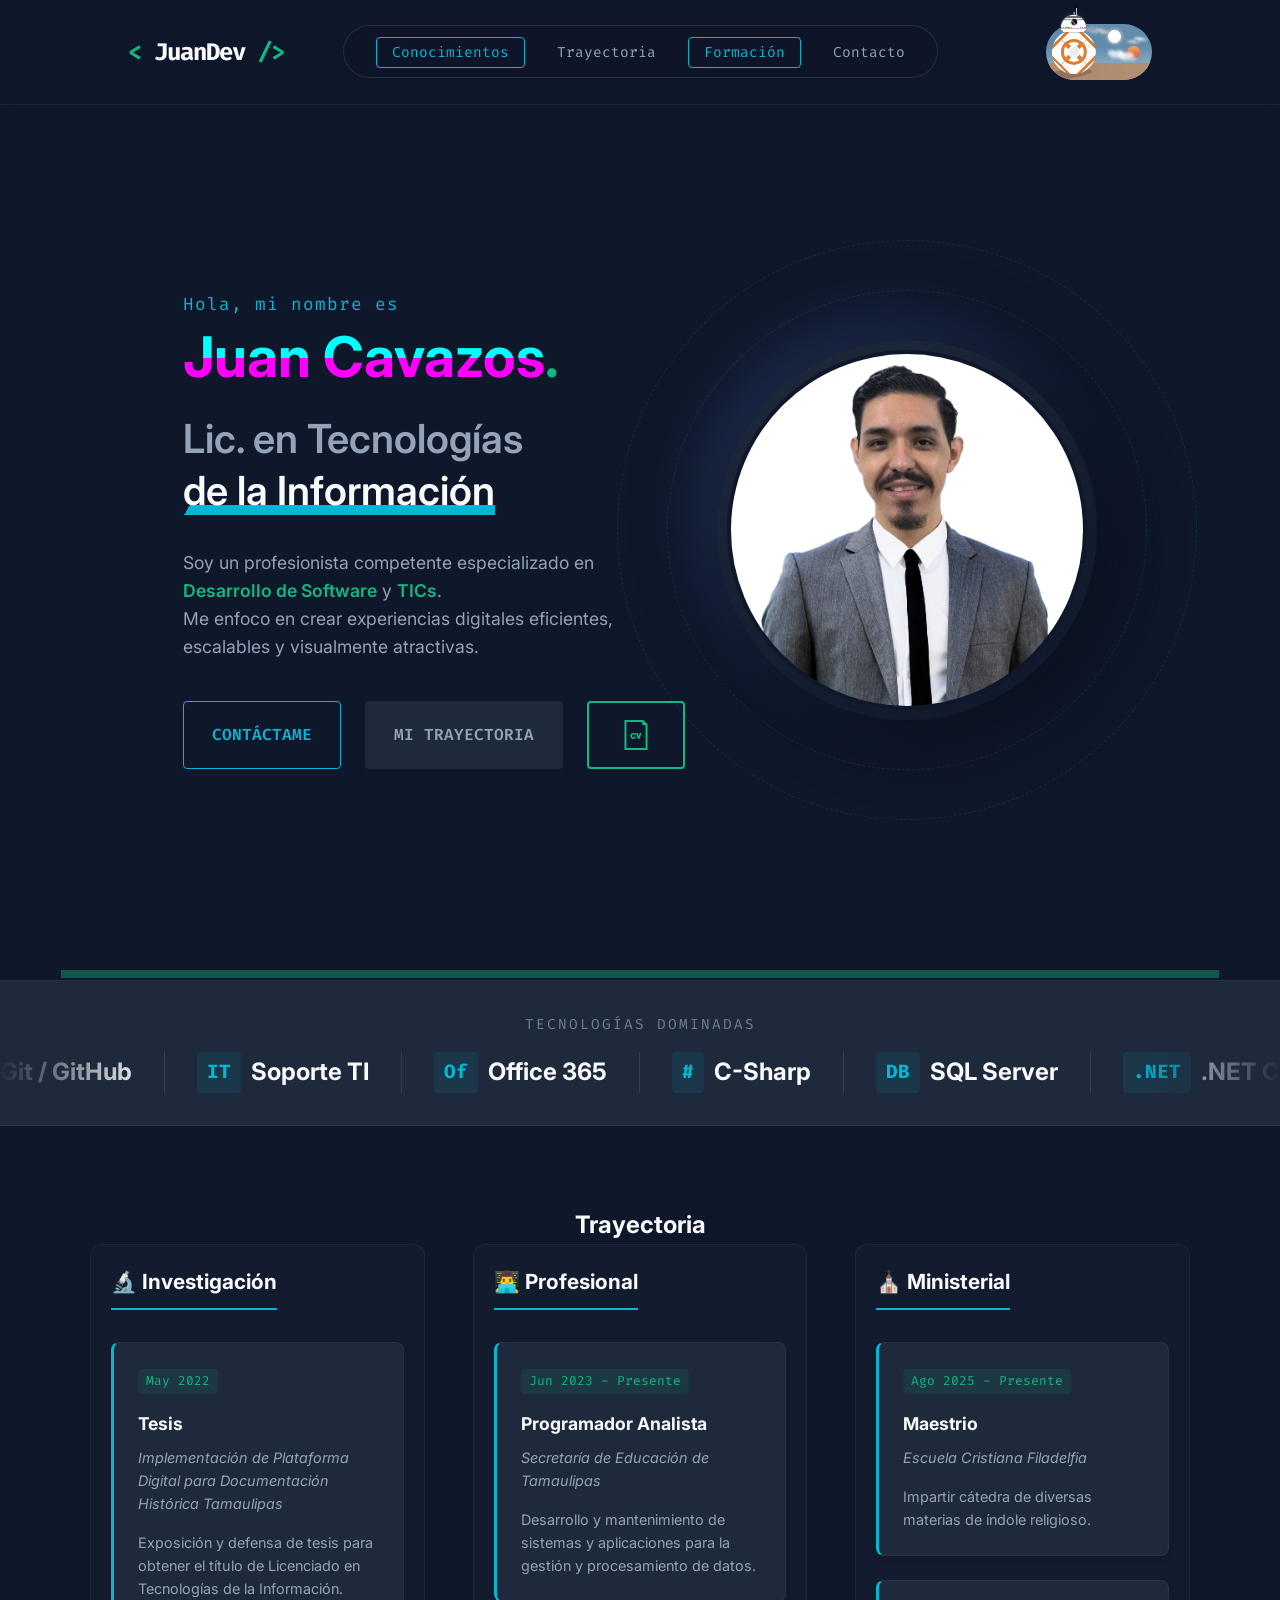
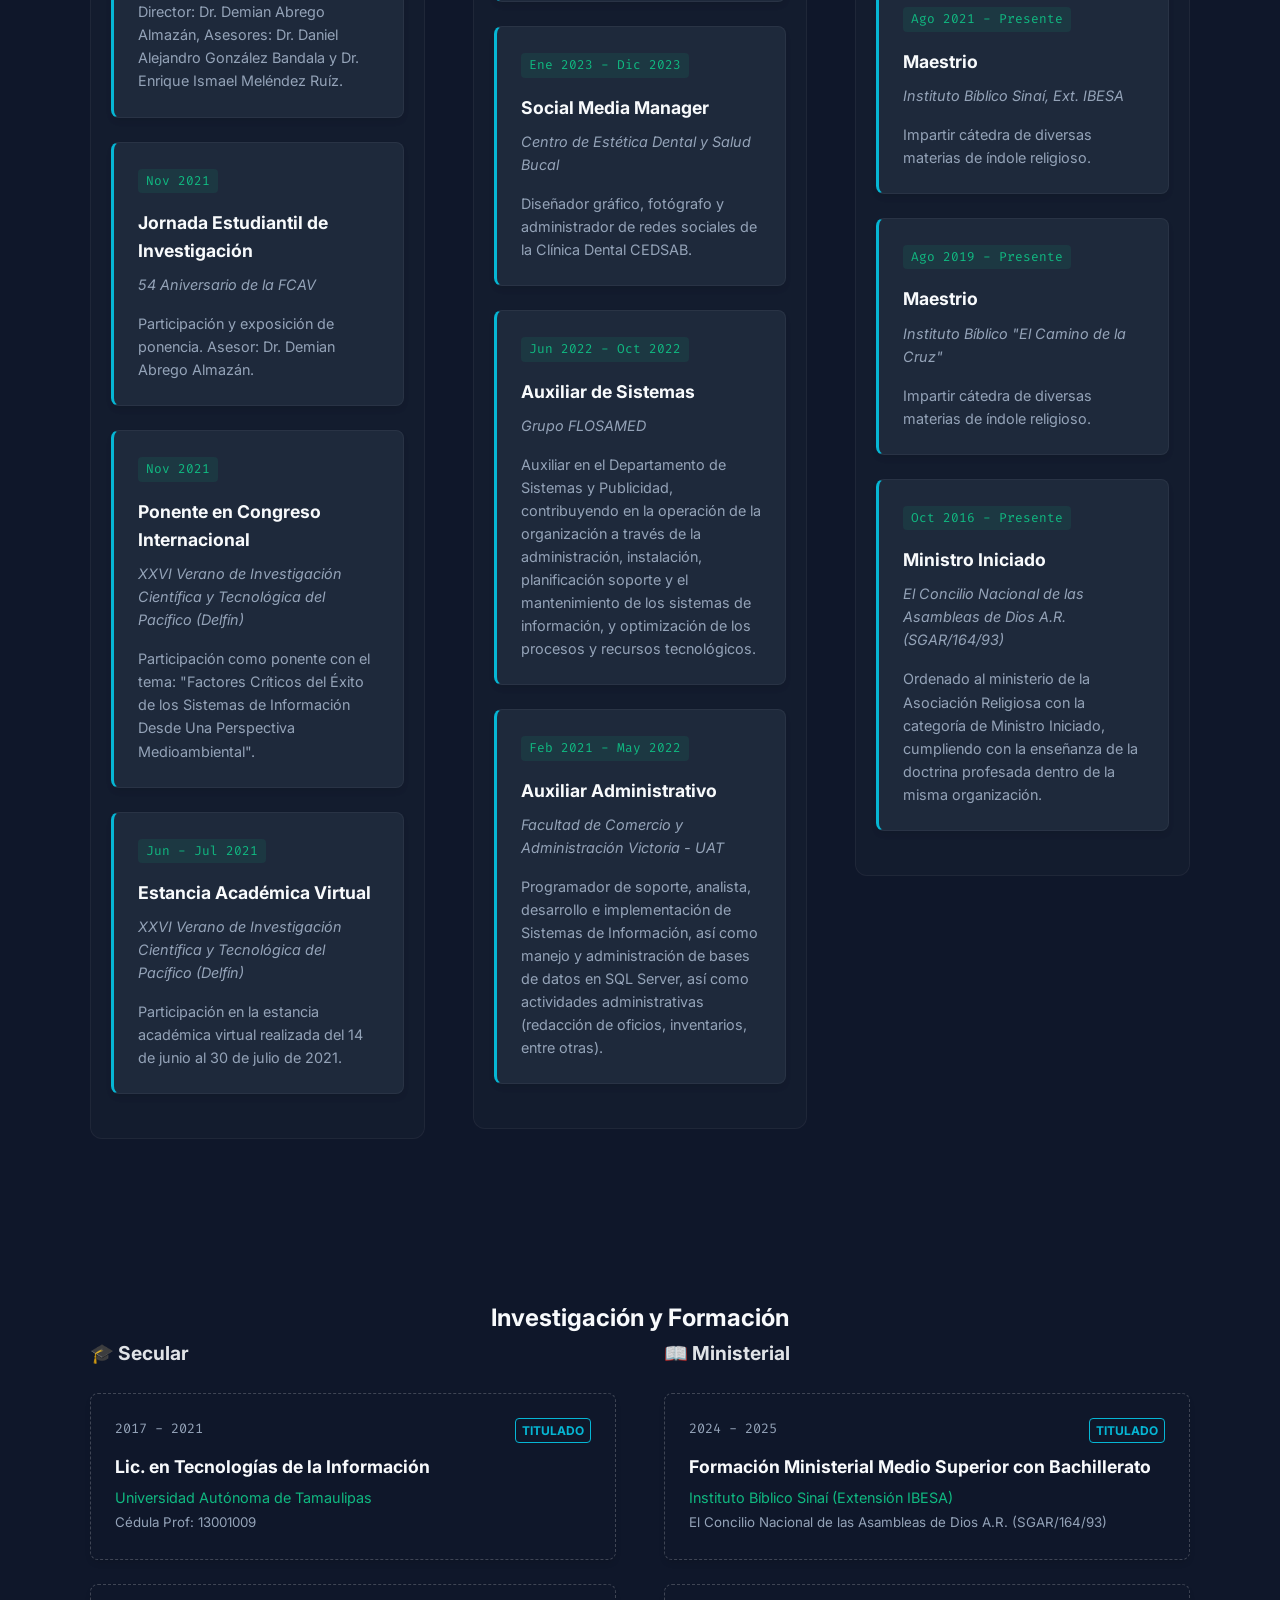
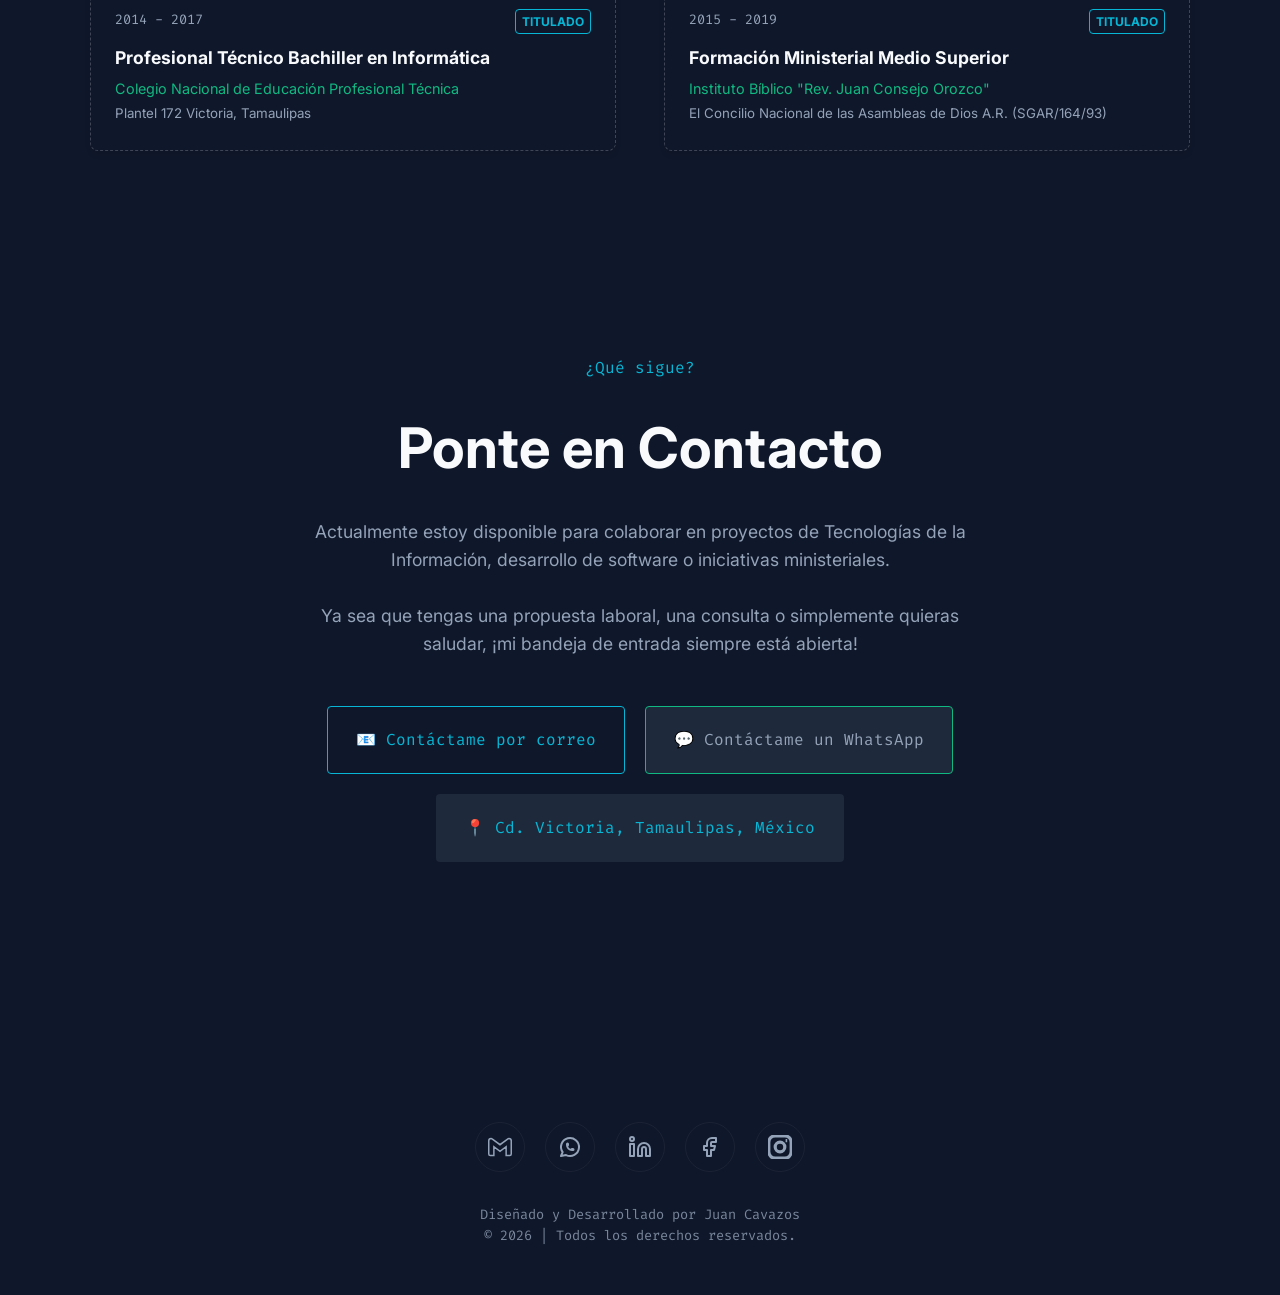
<file: index.html>
<!DOCTYPE html>
<html lang="es">
    <head>
        <meta charset="UTF-8">
        <meta name="viewport" content="width=device-width, initial-scale=1.0">
        <meta http-equiv="X-UA-Compatible" content="ie=edge">
        
        <title>L.T.I. Juan Cavazos</title>
        
        <link rel="stylesheet" href="css/style.css">

        <link rel="preconnect" href="https://fonts.googleapis.com">
        <link rel="preconnect" href="https://fonts.gstatic.com" crossorigin>
        <link href="https://fonts.googleapis.com/css2?family=Fira+Code:wght@300;400;600&family=Inter:wght@300;400;700&display=swap" rel="stylesheet">
    </head>
    <body>

        <div id="particles-background" class="background-fixed"></div>

        <main id="main-wrapper">
            
            <div id="inject-header"></div>

            <div id="inject-menu"></div>

            <section id="inject-banner"></section>

            <div id="inject-cinta"></div>

            <section id="inject-experiencia"></section>

            <section id="inject-educacion"></section>

            <section id="inject-contacto"></section>

            <footer class="site-footer">
    
                <div class="social-icons">

                    <a href="mailto:juancavazos1710@gmail.com" aria-label="Email" class="social-link">
                        <svg fill="#000000" width="24" height="24" viewBox="0 0 32 32" version="1.1" xmlns="http://www.w3.org/2000/svg">
                            <title>gmail</title>
                            <path d="M30.996 7.824v17.381c0 0 0 0 0 0.001 0 1.129-0.915 2.044-2.044 2.044-0 0-0 0-0.001 0h-4.772v-11.587l-8.179 6.136-8.179-6.136v11.588h-4.772c0 0 0 0-0 0-1.129 0-2.044-0.915-2.044-2.044 0-0 0-0.001 0-0.001v0-17.381c0-0 0-0.001 0-0.001 0-1.694 1.373-3.067 3.067-3.067 0.694 0 1.334 0.231 1.848 0.619l-0.008-0.006 10.088 7.567 10.088-7.567c0.506-0.383 1.146-0.613 1.84-0.613 1.694 0 3.067 1.373 3.067 3.067v0z"></path>
                        </svg>
                    </a>

                    <a href="https://wa.me/528341506601" target="_blank" aria-label="WhatsApp" class="social-link">
                        <svg xmlns="http://www.w3.org/2000/svg" width="24" height="24" viewBox="0 0 24 24" fill="none" stroke="currentColor" stroke-width="2" stroke-linecap="round" stroke-linejoin="round" class="icon icon-tabler icons-tabler-outline icon-tabler-brand-whatsapp"><path stroke="none" d="M0 0h24v24H0z" fill="none"/><path d="M3 21l1.65 -3.8a9 9 0 1 1 3.4 2.9l-5.05 .9" /><path d="M9 10a.5 .5 0 0 0 1 0v-1a.5 .5 0 0 0 -1 0v1a5 5 0 0 0 5 5h1a.5 .5 0 0 0 0 -1h-1a.5 .5 0 0 0 0 1" /></svg>
                    </a>

                    <a href="https://www.linkedin.com/in/juancavazos17" target="_blank" aria-label="LinkedIn" class="social-link">
                        <svg width="24px" height="24px" viewBox="0 0 24 24" xmlns="http://www.w3.org/2000/svg" fill="none" stroke="currentColor" stroke-width="2" stroke-linecap="round" stroke-linejoin="round" class="feather feather-linkedin"><path d="M16 8a6 6 0 0 1 6 6v7h-4v-7a2 2 0 0 0-2-2 2 2 0 0 0-2 2v7h-4v-7a6 6 0 0 1 6-6z"></path><rect x="2" y="9" width="4" height="12"></rect><circle cx="4" cy="4" r="2"></circle></svg>
                    </a>

                    <a href="https://www.facebook.com/JuanCavazos17" target="_blank" aria-label="Facebook" class="social-link">
                        <svg width="24" height="24" viewBox="0 0 24 24" id="facebook" data-name="Line Color" xmlns="http://www.w3.org/2000/svg" class="icon line-color">
                            <path id="primary" d="M14,7h4V3H14A5,5,0,0,0,9,8v3H6v4H9v6h4V15h3l1-4H13V8A1,1,0,0,1,14,7Z" 
                                style="fill: none; stroke: currentColor; stroke-linecap: round; stroke-linejoin: round; stroke-width: 2;">
                            </path>
                        </svg>
                    </a>

                    <a href="https://www.instagram.com/juancavazos17/" target="_blank" aria-label="Instagram" class="social-link">
                        <svg width="24" height="24" viewBox="0 0 15 15" fill="none" xmlns="http://www.w3.org/2000/svg" stroke="currentColor">
                            <path d="M11 3.5H12M4.5 0.5H10.5C12.7091 0.5 14.5 2.29086 14.5 4.5V10.5C14.5 12.7091 12.7091 14.5 10.5 14.5H4.5C2.29086 14.5 0.5 12.7091 0.5 10.5V4.5C0.5 2.29086 2.29086 0.5 4.5 0.5ZM7.5 10.5C5.84315 10.5 4.5 9.15685 4.5 7.5C4.5 5.84315 5.84315 4.5 7.5 4.5C9.15685 4.5 10.5 5.84315 10.5 7.5C10.5 9.15685 9.15685 10.5 7.5 10.5Z" />
                        </svg>
                    </a>
                    
                </div>

                <div class="footer-credits">
                    <p>Diseñado y Desarrollado por Juan Cavazos</p>
                    <p class="copyright">
                        &copy; <span id="year-placeholder">2026</span> | Todos los derechos reservados.
                    </p>
                </div>
            </footer>

        </main>

        <script src="js/loader.js"></script>
        <script src="js/main.js"></script>

    </body>
</html>
</file>
<file: css/style.css>
/* =========================================
   VARIABLES Y TEMA (Colores Dinámicos)
   ========================================= */
:root {
    /* --- TEMA OSCURO (Por defecto) --- */
    --bg-color: #0f172a;        /* Azul noche profundo */
    --bg-secondary: #1e293b;    /* Azul grisáceo para tarjetas */
    --text-primary: #f8fafc;    /* Blanco casi puro */
    --text-secondary: #94a3b8;  /* Gris claro para textos secundarios */
    --accent-color: #06b6d4;    /* Cian eléctrico */
    --code-color: #10b981;      /* Verde esmeralda */
    
    /* Variables para degradados y sombras */
    --circle-bg: linear-gradient(145deg, #1e293b, #0f172a);
    --circle-shadow-light: #1e2d4d;
    --circle-shadow-dark: #0b111f;
    --card-border: rgba(255, 255, 255, 0.05); /* Borde sutil oscuro */

    /* Tipografías */
    --font-main: 'Inter', sans-serif;
    --font-code: 'Fira Code', monospace;
}

/* RESET BÁSICO */
* {
    margin: 0;
    padding: 0;
    box-sizing: border-box;
}

body {
    background-color: var(--bg-color);
    color: var(--text-primary);
    font-family: var(--font-main);
    overflow-x: hidden; /* Evita scroll horizontal indeseado */
    line-height: 1.6;
}

/* CONFIGURACIÓN DEL FONDO (Preparación para Parallax) */
.background-fixed {
    position: fixed;
    top: 0;
    left: 0;
    width: 100%;
    height: 100vh;
    z-index: -1; /* Se mantiene detrás de todo */
    /* AQUÍ ESTÁ EL CAMBIO: Usamos las variables en lugar de colores fijos */
    background: radial-gradient(circle at center, var(--gradient-inner) 0%, var(--gradient-outer) 100%);
    transition: background 0.5s ease; /* Suaviza el cambio de color */
}

/* ESTILOS DE UTILIDAD */
a {
    text-decoration: none;
    color: var(--accent-color);
    transition: 0.3s;
}

ul {
    list-style: none;
}

/* =========================================
   HEADER STYLES
   ========================================= */
.site-header {
    position: fixed;
    top: 0;
    width: 100%;
    padding: 1.5rem 10%;
    display: flex;
    justify-content: space-between;
    align-items: center;
    z-index: 1000;
    transition: 0.4s;
    /* Efecto cristal (Glassmorphism) */
    backdrop-filter: blur(10px);
    background: rgba(15, 23, 42, 0.7); 
    border-bottom: 1px solid rgba(255, 255, 255, 0.05);
}

.logo-container a {
    font-family: var(--font-code);
    font-size: 1.5rem;
    font-weight: 700;
    color: var(--text-primary);
    text-decoration: none;
    letter-spacing: -1px;
}

.tag-symbol {
    color: var(--code-color); /* Verde esmeralda */
}

/* =========================================
   BANNER / HERO SECTION
   ========================================= */
.hero-section {
    min-height: 100vh;
    padding: 0 10%; /* Espacio lateral */
    display: flex;
    align-items: center;
    justify-content: space-between;
    gap: 2rem;
    /*padding-top: 50px; /* Para que no pegue con el header */
    position: relative;
    overflow: hidden; /* Evita que las órbitas se salgan */
}

/* --- COLUMNA DE TEXTO --- */
.hero-content {
    max-width: 650px;
    z-index: 2;
}

.greeting {
    font-family: var(--font-code);
    color: var(--accent-color);
    font-size: 1.1rem;
    margin-bottom: 0.5rem;
    letter-spacing: 1px;
}

/* --- EFECTO GLITCH (Cyberpunk) --- */
.glitch-text {
    font-size: 4rem;
    font-weight: 700;
    line-height: 1.1;
    color: var(--text-primary);
    position: relative;
    display: inline-block;
}

/* El punto final con color */
.dot {
    color: var(--code-color);
    position: relative; /* Necesario para que el z-index funcione */
    z-index: 5;         /* Mayor que el z-index 2 del glitch cian */
}

/* --- CONFIGURACIÓN DE LAS CAPAS (Cian y Magenta) --- */
.glitch-text::before,
.glitch-text::after {
    content: attr(data-text);
    position: absolute;
    top: 0;
    left: 0;
    width: 100%;
    height: 100%;
    opacity: 1; /* Opacidad al 100% para que se vea bien */
    
    /* TRUCO CLAVE: El fondo debe ser igual al de la página para tapar el texto blanco de atrás */
    background: var(--bg-color); 
}

/* --- CAPA 1: CIAN (Mitad Superior) --- */
.glitch-text::before {
    color: #0ff; /* Cian */
    z-index: 2;  /* Al frente de todo */
    
    /* Recorta la mitad de arriba (0% a 50%) */
    clip-path: polygon(0 0, 100% 0, 100% 50%, 0 50%);
    
    /* Animación más rápida */
    animation: glitch-anim-cyan 2.5s infinite linear alternate-reverse;
}

/* --- CAPA 2: MAGENTA (Mitad Inferior) --- */
.glitch-text::after {
    color: #f0f; /* Magenta */
    z-index: 1;  /* Justo detrás del cian */
    
    /* Recorta la mitad de abajo (50% a 100%) */
    clip-path: polygon(0 50%, 100% 50%, 100% 100%, 0 100%);
    
    /* Animación con ritmo diferente */
    animation: glitch-anim-magenta 3s infinite linear alternate-reverse;
}

.hero-content h1 {
    font-size: 3.5rem;
    line-height: 1.1;
    margin-bottom: 0.5rem;
    font-weight: 700;
    color: var(--text-primary);
}

/* --- SUBTÍTULOS Y DESCRIPCIÓN --- */
.hero-subtitle {
    font-size: 2rem;
    color: var(--text-secondary);
    margin: 1rem 0;
    font-weight: 600;
    line-height: 1.3;
}

.hero-subtitle .highlight {
    color: var(--text-primary);
    background: linear-gradient(120deg, transparent 0%, transparent 6px, var(--accent-color) 6px, var(--accent-color) 100%);
    background-size: 100% 10px;
    background-repeat: no-repeat;
    background-position: bottom;
}

/* Subrayado creativo para el rol */
.hero-subtitle .highlight::after {
    content: '';
    position: absolute;
    width: 100%;
    height: 8px;
    background: var(--code-color);
    bottom: 2px;
    left: 0;
    z-index: -1;
    opacity: 0.4;
}

.hero-description {
    font-size: 1.1rem;
    color: var(--text-secondary);
    margin-bottom: 2.5rem;
    max-width: 500px;
    line-height: 1.7;
}

/* --- BOTONES --- */
.hero-buttons {
    display: flex;
    gap: 1.5rem;
}

.btn {
    padding: 0.9rem 2rem;
    border-radius: 4px;
    font-weight: 600;
    font-family: var(--font-code);
    text-transform: uppercase;
    font-size: 0.9rem;
    transition: all 0.3s ease;
    text-decoration: none;
    position: relative;
    overflow: hidden;
}

/* Botón Primario (Relleno sutil) */
.btn-primary {
    border: 1px solid var(--accent-color);
    color: var(--accent-color);
    background: rgba(6, 182, 212, 0.05);
}

.btn-primary:hover {
    background: var(--accent-color);
    color: #fff; /* Texto oscuro al hacer hover */
    box-shadow: 0 0 20px rgba(6, 182, 212, 0.6);
}

/* Botón Outline */
.btn-outline {
    border: 1px solid var(--text-secondary);
    color: var(--text-primary);
}

.btn-outline:hover {
    border-color: var(--text-secondary);
    background: var(--text-primary);
    color: #000; /* Inversión de color inteligente */
    transform: translateY(-2px);
}

/* --- ÁREA VISUAL (Foto y Órbitas) --- */
.hero-visual {
    position: relative;
    /* Ajustamos para que no se encime */
    flex-shrink: 0; 
}

.code-circle {
    position: relative;
    width: 380px;
    height: 380px;
    border-radius: 50%;
    background: var(--circle-bg); 
    box-shadow:  20px 20px 60px var(--circle-shadow-dark), 
                 -20px -20px 60px var(--circle-shadow-light);
    display: flex;
    justify-content: center;
    align-items: center;
    /* Animación opcional de pulso */
    animation: pulseCircle 5s infinite alternate;
}

.profile-img {
    width: 360px;
    height: 360px;
    border-radius: 50%;
    object-fit: cover;
    border: 4px solid var(--bg-color);
    position: relative;
    z-index: 5;
    
    /* CAMBIO IMPORTANTE: */
    /* Eliminamos 'filter: grayscale(...)' o 'sepia(...)' */
    filter: none; 
    
    /* Mantenemos la transición solo para efectos de movimiento */
    transition: transform 0.3s ease;
    
    /* Tu animación de flotación */
    animation: floatImage 6s ease-in-out infinite;
}

.code-circle:hover .profile-img {
    transform: scale(1.02);
}

/* Anillos decorativos animados (Orbitas) */
.orbit-circle {
    position: absolute;
    border-radius: 50%;
    border: 1px dashed rgba(6, 182, 212, 0.2);
    top: 50%;
    left: 50%;
    transform: translate(-50%, -50%);
    pointer-events: none;
}

.ring-1 {
    width: 480px;
    height: 480px;
    border-color: rgba(16, 185, 129, 0.15); /* Verde suave */
    animation: spin 30s linear infinite;
}

.ring-2 {
    width: 580px;
    height: 580px;
    border-color: rgba(6, 182, 212, 0.15); /* Cian suave */
    animation: spin 45s linear infinite reverse;
}

/* Animación de rotación */
@keyframes spin {
    from { transform: translate(-50%, -50%) rotate(0deg); }
    to { transform: translate(-50%, -50%) rotate(360deg); }
}

/* Animaciones del Glitch */
@keyframes glitch-anim-cyan {
    0% { transform: translate(0); }
    20% { transform: translate(-2px, 2px); }
    40% { transform: translate(-2px, -2px); }
    60% { transform: translate(2px, 2px); }
    80% { transform: translate(2px, -2px); }
    100% { transform: translate(0); }
}

@keyframes glitch-anim-magenta {
    0% { transform: translate(0); }
    20% { transform: translate(2px, -2px); }
    40% { transform: translate(2px, 2px); }
    60% { transform: translate(-2px, -2px); }
    80% { transform: translate(-2px, 2px); }
    100% { transform: translate(0); }
}

@keyframes fadeIn {
    from { opacity: 0; transform: translateY(20px); }
    to { opacity: 1; transform: translateY(0); }
}

/* =========================================
   TEMA CLARO (LIGHT MODE)
   ========================================= */
/* --- TEMA CLARO (Se activa con JS) --- */
body.light-mode {
    --bg-color: #ffffff;        /* Blanco puro */
    --bg-secondary: #f1f5f9;    /* Gris muy suave */
    --text-primary: #0f172a;    /* Azul muy oscuro (para contraste) */
    --text-secondary: #475569;  /* Gris medio */
    --accent-color: #0891b2;    /* Cian un poco más oscuro para legibilidad */
    --code-color: #059669;      /* Verde más oscuro */
    
    /* Ajustes visuales para modo claro */
    --circle-bg: linear-gradient(145deg, #ffffff, #e2e8f0);
    --circle-shadow-light: #ffffff;
    --circle-shadow-dark: #cbd5e1;
    --card-border: rgba(0, 0, 0, 0.05); /* Borde sutil claro */
}

/* Ajuste específico para el header en modo claro */
body.light-mode .site-header {
    background: rgba(255, 255, 255, 0.85);
    border-bottom: 1px solid rgba(0, 0, 0, 0.05);
}

/* Ajuste para el borde de la foto en modo claro */
body.light-mode .profile-img {
    border-color: #cbd5e1;
}

/* =========================================
   ESTILOS DEL TOGGLE BB-8 (Integración)
   ========================================= */
/* Contenedor para alinear el toggle a la derecha */
.header-actions {
    display: flex;
    align-items: center;
    gap: 20px;
}

.bb8-toggle {
    --toggle-size: 10px; 
    --toggle-width: 10.625em;
    --toggle-height: 5.625em;
    --toggle-offset: calc((var(--toggle-height) - var(--bb8-diameter)) / 2);
    --toggle-bg: linear-gradient(#2c4770, #070e2b 35%, #628cac 50% 70%, #a6c5d4) no-repeat;
    --bb8-diameter: 4.375em;
    --radius: 99em;
    --transition: 0.4s;
    --accent: #de7d2f;
    --bb8-bg: #fff;
    
    cursor: pointer;
    font-size: var(--toggle-size); /* El tamaño depende de la fuente */
    margin-left: 1rem; /* Separación del menú */
    margin-top: var(--margin-top-for-head);
}

.bb8-toggle,
.bb8-toggle *,
.bb8-toggle *::before,
.bb8-toggle *::after {
  -webkit-box-sizing: border-box;
  box-sizing: border-box;
}


.bb8-toggle__checkbox {
  -webkit-appearance: none;
  -moz-appearance: none;
  appearance: none;
  display: none;
}

.bb8-toggle__container {
  width: var(--toggle-width);
  height: var(--toggle-height);
  background: var(--toggle-bg);
  background-size: 100% 11.25em;
  background-position-y: -5.625em;
  border-radius: var(--radius);
  position: relative;
  -webkit-transition: var(--transition);
  -o-transition: var(--transition);
  transition: var(--transition);
}

.bb8 {
  display: -webkit-box;
  display: -ms-flexbox;
  display: flex;
  -webkit-box-orient: vertical;
  -webkit-box-direction: normal;
  -ms-flex-direction: column;
  flex-direction: column;
  -webkit-box-align: center;
  -ms-flex-align: center;
  align-items: center;
  position: absolute;
  top: calc(var(--toggle-offset) - 1.688em + 0.188em);
  left: var(--toggle-offset);
  -webkit-transition: var(--transition);
  -o-transition: var(--transition);
  transition: var(--transition);
  z-index: 2;
}

.bb8__head-container {
  position: relative;
  -webkit-transition: var(--transition);
  -o-transition: var(--transition);
  transition: var(--transition);
  z-index: 2;
  -webkit-transform-origin: 1.25em 3.75em;
  -ms-transform-origin: 1.25em 3.75em;
  transform-origin: 1.25em 3.75em;
}

.bb8__head {
  overflow: hidden;
  margin-bottom: -0.188em;
  width: 2.5em;
  height: 1.688em;
  background: -o-linear-gradient(
      transparent 0.063em,
      dimgray 0.063em 0.313em,
      transparent 0.313em 0.375em,
      var(--accent) 0.375em 0.5em,
      transparent 0.5em 1.313em,
      silver 1.313em 1.438em,
      transparent 1.438em
    ),
    -o-linear-gradient(45deg, transparent 0.188em, var(--bb8-bg) 0.188em 1.25em, transparent
          1.25em),
    -o-linear-gradient(135deg, transparent 0.188em, var(--bb8-bg) 0.188em 1.25em, transparent
          1.25em),
    -o-linear-gradient(var(--bb8-bg) 1.25em, transparent 1.25em);
  background: -o-linear-gradient(
      transparent 0.063em,
      dimgray 0.063em 0.313em,
      transparent 0.313em 0.375em,
      var(--accent) 0.375em 0.5em,
      transparent 0.5em 1.313em,
      silver 1.313em 1.438em,
      transparent 1.438em
    ),
    -o-linear-gradient(45deg, transparent 0.188em, var(--bb8-bg) 0.188em 1.25em, transparent
          1.25em),
    -o-linear-gradient(135deg, transparent 0.188em, var(--bb8-bg) 0.188em 1.25em, transparent
          1.25em),
    -o-linear-gradient(var(--bb8-bg) 1.25em, transparent 1.25em);
  background: -o-linear-gradient(
      transparent 0.063em,
      dimgray 0.063em 0.313em,
      transparent 0.313em 0.375em,
      var(--accent) 0.375em 0.5em,
      transparent 0.5em 1.313em,
      silver 1.313em 1.438em,
      transparent 1.438em
    ),
    -o-linear-gradient(45deg, transparent 0.188em, var(--bb8-bg) 0.188em 1.25em, transparent
          1.25em),
    -o-linear-gradient(135deg, transparent 0.188em, var(--bb8-bg) 0.188em 1.25em, transparent
          1.25em),
    -o-linear-gradient(var(--bb8-bg) 1.25em, transparent 1.25em);
  background: -o-linear-gradient(
      transparent 0.063em,
      dimgray 0.063em 0.313em,
      transparent 0.313em 0.375em,
      var(--accent) 0.375em 0.5em,
      transparent 0.5em 1.313em,
      silver 1.313em 1.438em,
      transparent 1.438em
    ),
    -o-linear-gradient(45deg, transparent 0.188em, var(--bb8-bg) 0.188em 1.25em, transparent
          1.25em),
    -o-linear-gradient(135deg, transparent 0.188em, var(--bb8-bg) 0.188em 1.25em, transparent
          1.25em),
    -o-linear-gradient(var(--bb8-bg) 1.25em, transparent 1.25em);
  background: linear-gradient(
      transparent 0.063em,
      dimgray 0.063em 0.313em,
      transparent 0.313em 0.375em,
      var(--accent) 0.375em 0.5em,
      transparent 0.5em 1.313em,
      silver 1.313em 1.438em,
      transparent 1.438em
    ),
    linear-gradient(
      45deg,
      transparent 0.188em,
      var(--bb8-bg) 0.188em 1.25em,
      transparent 1.25em
    ),
    linear-gradient(
      -45deg,
      transparent 0.188em,
      var(--bb8-bg) 0.188em 1.25em,
      transparent 1.25em
    ),
    linear-gradient(var(--bb8-bg) 1.25em, transparent 1.25em);
  border-radius: var(--radius) var(--radius) 0 0;
  position: relative;
  z-index: 1;
  -webkit-filter: drop-shadow(0 0.063em 0.125em gray);
  filter: drop-shadow(0 0.063em 0.125em gray);
}

.bb8__head::before {
  content: "";
  position: absolute;
  width: 0.563em;
  height: 0.563em;
  background: -o-radial-gradient(
      0.25em 0.375em,
      0.125em circle,
      red,
      transparent
    ),
    -o-radial-gradient(0.375em 0.188em, 0.063em circle, var(--bb8-bg) 50%, transparent
          100%),
    -o-linear-gradient(45deg, #000 0.188em, dimgray 0.313em 0.375em, #000 0.5em);
  background: -o-radial-gradient(
      0.25em 0.375em,
      0.125em circle,
      red,
      transparent
    ),
    -o-radial-gradient(0.375em 0.188em, 0.063em circle, var(--bb8-bg) 50%, transparent
          100%),
    -o-linear-gradient(45deg, #000 0.188em, dimgray 0.313em 0.375em, #000 0.5em);
  background: -o-radial-gradient(
      0.25em 0.375em,
      0.125em circle,
      red,
      transparent
    ),
    -o-radial-gradient(0.375em 0.188em, 0.063em circle, var(--bb8-bg) 50%, transparent
          100%),
    -o-linear-gradient(45deg, #000 0.188em, dimgray 0.313em 0.375em, #000 0.5em);
  background: -o-radial-gradient(
      0.25em 0.375em,
      0.125em circle,
      red,
      transparent
    ),
    -o-radial-gradient(0.375em 0.188em, 0.063em circle, var(--bb8-bg) 50%, transparent
          100%),
    -o-linear-gradient(45deg, #000 0.188em, dimgray 0.313em 0.375em, #000 0.5em);
  background: radial-gradient(
      0.125em circle at 0.25em 0.375em,
      red,
      transparent
    ),
    radial-gradient(
      0.063em circle at 0.375em 0.188em,
      var(--bb8-bg) 50%,
      transparent 100%
    ),
    linear-gradient(45deg, #000 0.188em, dimgray 0.313em 0.375em, #000 0.5em);
  border-radius: var(--radius);
  top: 0.413em;
  left: 50%;
  -webkit-transform: translate(-50%);
  -ms-transform: translate(-50%);
  transform: translate(-50%);
  -webkit-box-shadow: 0 0 0 0.089em lightgray, 0.563em 0.281em 0 -0.148em,
    0.563em 0.281em 0 -0.1em var(--bb8-bg), 0.563em 0.281em 0 -0.063em;
  box-shadow: 0 0 0 0.089em lightgray, 0.563em 0.281em 0 -0.148em,
    0.563em 0.281em 0 -0.1em var(--bb8-bg), 0.563em 0.281em 0 -0.063em;
  z-index: 1;
  -webkit-transition: var(--transition);
  -o-transition: var(--transition);
  transition: var(--transition);
}

.bb8__head::after {
  content: "";
  position: absolute;
  bottom: 0.375em;
  left: 0;
  width: 100%;
  height: 0.188em;
  background: -o-linear-gradient(
    left,
    var(--accent) 0.125em,
    transparent 0.125em 0.188em,
    var(--accent) 0.188em 0.313em,
    transparent 0.313em 0.375em,
    var(--accent) 0.375em 0.938em,
    transparent 0.938em 1em,
    var(--accent) 1em 1.125em,
    transparent 1.125em 1.875em,
    var(--accent) 1.875em 2em,
    transparent 2em 2.063em,
    var(--accent) 2.063em 2.25em,
    transparent 2.25em 2.313em,
    var(--accent) 2.313em 2.375em,
    transparent 2.375em 2.438em,
    var(--accent) 2.438em
  );
  background: -webkit-gradient(
    linear,
    left top,
    right top,
    color-stop(0.125em, var(--accent)),
    color-stop(0.125em, transparent),
    color-stop(0.188em, var(--accent)),
    color-stop(0.313em, transparent),
    color-stop(0.375em, var(--accent)),
    color-stop(0.938em, transparent),
    color-stop(1em, var(--accent)),
    color-stop(1.125em, transparent),
    color-stop(1.875em, var(--accent)),
    color-stop(2em, transparent),
    color-stop(2.063em, var(--accent)),
    color-stop(2.25em, transparent),
    color-stop(2.313em, var(--accent)),
    color-stop(2.375em, transparent),
    color-stop(2.438em, var(--accent))
  );
  background: linear-gradient(
    to right,
    var(--accent) 0.125em,
    transparent 0.125em 0.188em,
    var(--accent) 0.188em 0.313em,
    transparent 0.313em 0.375em,
    var(--accent) 0.375em 0.938em,
    transparent 0.938em 1em,
    var(--accent) 1em 1.125em,
    transparent 1.125em 1.875em,
    var(--accent) 1.875em 2em,
    transparent 2em 2.063em,
    var(--accent) 2.063em 2.25em,
    transparent 2.25em 2.313em,
    var(--accent) 2.313em 2.375em,
    transparent 2.375em 2.438em,
    var(--accent) 2.438em
  );
  -webkit-transition: var(--transition);
  -o-transition: var(--transition);
  transition: var(--transition);
}

.bb8__antenna {
  position: absolute;
  -webkit-transform: translateY(-90%);
  -ms-transform: translateY(-90%);
  transform: translateY(-90%);
  width: 0.059em;
  border-radius: var(--radius) var(--radius) 0 0;
  -webkit-transition: var(--transition);
  -o-transition: var(--transition);
  transition: var(--transition);
}

.bb8__antenna:nth-child(1) {
  height: 0.938em;
  right: 0.938em;
  background: -o-linear-gradient(#000 0.188em, silver 0.188em);
  background: -webkit-gradient(
    linear,
    left top,
    left bottom,
    color-stop(0.188em, #000),
    color-stop(0.188em, silver)
  );
  background: linear-gradient(#000 0.188em, silver 0.188em);
}

.bb8__antenna:nth-child(2) {
  height: 0.375em;
  left: 50%;
  -webkit-transform: translate(-50%, -90%);
  -ms-transform: translate(-50%, -90%);
  transform: translate(-50%, -90%);
  background: silver;
}

.bb8__body {
  width: 4.375em;
  height: 4.375em;
  background: var(--bb8-bg);
  border-radius: var(--radius);
  position: relative;
  overflow: hidden;
  -webkit-transition: var(--transition);
  -o-transition: var(--transition);
  transition: var(--transition);
  z-index: 1;
  -webkit-transform: rotate(45deg);
  -ms-transform: rotate(45deg);
  transform: rotate(45deg);
  background: -webkit-gradient(
      linear,
      right top,
      left top,
      color-stop(4%, var(--bb8-bg)),
      color-stop(4%, var(--accent)),
      color-stop(10%, transparent),
      color-stop(90%, var(--accent)),
      color-stop(96%, var(--bb8-bg))
    ),
    -webkit-gradient(linear, left top, left bottom, color-stop(4%, var(--bb8-bg)), color-stop(4%, var(--accent)), color-stop(10%, transparent), color-stop(90%, var(--accent)), color-stop(96%, var(--bb8-bg))),
    -webkit-gradient(linear, left top, right top, color-stop(2.156em, transparent), color-stop(2.156em, silver), color-stop(2.188em, transparent)),
    -webkit-gradient(linear, left top, left bottom, color-stop(2.156em, transparent), color-stop(2.156em, silver), color-stop(2.188em, transparent));
  background: -o-linear-gradient(
      right,
      var(--bb8-bg) 4%,
      var(--accent) 4% 10%,
      transparent 10% 90%,
      var(--accent) 90% 96%,
      var(--bb8-bg) 96%
    ),
    -o-linear-gradient(var(--bb8-bg) 4%, var(--accent) 4% 10%, transparent 10%
          90%, var(--accent) 90% 96%, var(--bb8-bg) 96%),
    -o-linear-gradient(left, transparent 2.156em, silver 2.156em 2.219em, transparent
          2.188em),
    -o-linear-gradient(transparent 2.156em, silver 2.156em 2.219em, transparent
          2.188em);
  background: linear-gradient(
      -90deg,
      var(--bb8-bg) 4%,
      var(--accent) 4% 10%,
      transparent 10% 90%,
      var(--accent) 90% 96%,
      var(--bb8-bg) 96%
    ),
    linear-gradient(
      var(--bb8-bg) 4%,
      var(--accent) 4% 10%,
      transparent 10% 90%,
      var(--accent) 90% 96%,
      var(--bb8-bg) 96%
    ),
    linear-gradient(
      to right,
      transparent 2.156em,
      silver 2.156em 2.219em,
      transparent 2.188em
    ),
    linear-gradient(
      transparent 2.156em,
      silver 2.156em 2.219em,
      transparent 2.188em
    );
  background-color: var(--bb8-bg);
}

.bb8__body::after {
  content: "";
  bottom: 1.5em;
  left: 0.563em;
  position: absolute;
  width: 0.188em;
  height: 0.188em;
  background: rgb(236, 236, 236);
  color: rgb(236, 236, 236);
  border-radius: 50%;
  -webkit-box-shadow: 0.875em 0.938em, 0 -1.25em, 0.875em -2.125em,
    2.125em -2.125em, 3.063em -1.25em, 3.063em 0, 2.125em 0.938em;
  box-shadow: 0.875em 0.938em, 0 -1.25em, 0.875em -2.125em, 2.125em -2.125em,
    3.063em -1.25em, 3.063em 0, 2.125em 0.938em;
}

.bb8__body::before {
  content: "";
  width: 2.625em;
  height: 2.625em;
  position: absolute;
  border-radius: 50%;
  z-index: 0.1;
  overflow: hidden;
  top: 50%;
  left: 50%;
  -webkit-transform: translate(-50%, -50%);
  -ms-transform: translate(-50%, -50%);
  transform: translate(-50%, -50%);
  border: 0.313em solid var(--accent);
  background: -o-radial-gradient(
      center,
      1em circle,
      rgb(236, 236, 236) 50%,
      transparent 51%
    ),
    -o-radial-gradient(center, 1.25em circle, var(--bb8-bg) 50%, transparent 51%),
    -o-linear-gradient(right, transparent 42%, var(--accent) 42% 58%, transparent
          58%),
    -o-linear-gradient(var(--bb8-bg) 42%, var(--accent) 42% 58%, var(--bb8-bg)
          58%);
  background: -o-radial-gradient(
      center,
      1em circle,
      rgb(236, 236, 236) 50%,
      transparent 51%
    ),
    -o-radial-gradient(center, 1.25em circle, var(--bb8-bg) 50%, transparent 51%),
    -o-linear-gradient(right, transparent 42%, var(--accent) 42% 58%, transparent
          58%),
    -o-linear-gradient(var(--bb8-bg) 42%, var(--accent) 42% 58%, var(--bb8-bg)
          58%);
  background: radial-gradient(
      1em circle at center,
      rgb(236, 236, 236) 50%,
      transparent 51%
    ),
    radial-gradient(1.25em circle at center, var(--bb8-bg) 50%, transparent 51%),
    -webkit-gradient(linear, right top, left top, color-stop(42%, transparent), color-stop(42%, var(--accent)), color-stop(58%, transparent)),
    -webkit-gradient(linear, left top, left bottom, color-stop(42%, var(--bb8-bg)), color-stop(42%, var(--accent)), color-stop(58%, var(--bb8-bg)));
  background: radial-gradient(
      1em circle at center,
      rgb(236, 236, 236) 50%,
      transparent 51%
    ),
    radial-gradient(1.25em circle at center, var(--bb8-bg) 50%, transparent 51%),
    linear-gradient(
      -90deg,
      transparent 42%,
      var(--accent) 42% 58%,
      transparent 58%
    ),
    linear-gradient(var(--bb8-bg) 42%, var(--accent) 42% 58%, var(--bb8-bg) 58%);
}

.artificial__hidden {
  position: absolute;
  border-radius: inherit;
  inset: 0;
  pointer-events: none;
  overflow: hidden;
}

.bb8__shadow {
  content: "";
  width: var(--bb8-diameter);
  height: 20%;
  border-radius: 50%;
  background: #3a271c;
  -webkit-box-shadow: 0.313em 0 3.125em #3a271c;
  box-shadow: 0.313em 0 3.125em #3a271c;
  opacity: 0.25;
  position: absolute;
  bottom: 0;
  left: calc(var(--toggle-offset) - 0.938em);
  -webkit-transition: var(--transition);
  -o-transition: var(--transition);
  transition: var(--transition);
  -webkit-transform: skew(-70deg);
  -ms-transform: skew(-70deg);
  transform: skew(-70deg);
  z-index: 1;
}

.bb8-toggle__scenery {
  width: 100%;
  height: 100%;
  pointer-events: none;
  overflow: hidden;
  position: relative;
  border-radius: inherit;
}

.bb8-toggle__scenery::before {
  content: "";
  position: absolute;
  width: 100%;
  height: 30%;
  bottom: 0;
  background: #b18d71;
  z-index: 1;
}

.bb8-toggle__cloud {
  z-index: 1;
  position: absolute;
  border-radius: 50%;
}

.bb8-toggle__cloud:nth-last-child(1) {
  width: 0.875em;
  height: 0.625em;
  -webkit-filter: blur(0.125em) drop-shadow(0.313em 0.313em #ffffffae)
    drop-shadow(-0.625em 0 #fff) drop-shadow(-0.938em -0.125em #fff);
  filter: blur(0.125em) drop-shadow(0.313em 0.313em #ffffffae)
    drop-shadow(-0.625em 0 #fff) drop-shadow(-0.938em -0.125em #fff);
  right: 1.875em;
  top: 2.813em;
  background: -o-linear-gradient(bottom left, #ffffffae, #ffffffae);
  background: -webkit-gradient(
    linear,
    left bottom,
    right top,
    from(#ffffffae),
    to(#ffffffae)
  );
  background: linear-gradient(to top right, #ffffffae, #ffffffae);
  -webkit-transition: var(--transition);
  -o-transition: var(--transition);
  transition: var(--transition);
}

.bb8-toggle__cloud:nth-last-child(2) {
  top: 0.625em;
  right: 4.375em;
  width: 0.875em;
  height: 0.375em;
  background: #dfdedeae;
  -webkit-filter: blur(0.125em) drop-shadow(-0.313em -0.188em #e0dfdfae)
    drop-shadow(-0.625em -0.188em #bbbbbbae) drop-shadow(-1em 0.063em #cfcfcfae);
  filter: blur(0.125em) drop-shadow(-0.313em -0.188em #e0dfdfae)
    drop-shadow(-0.625em -0.188em #bbbbbbae) drop-shadow(-1em 0.063em #cfcfcfae);
  -webkit-transition: 0.6s;
  -o-transition: 0.6s;
  transition: 0.6s;
}

.bb8-toggle__cloud:nth-last-child(3) {
  top: 1.25em;
  right: 0.938em;
  width: 0.875em;
  height: 0.375em;
  background: #ffffffae;
  -webkit-filter: blur(0.125em) drop-shadow(0.438em 0.188em #ffffffae)
    drop-shadow(-0.625em 0.313em #ffffffae);
  filter: blur(0.125em) drop-shadow(0.438em 0.188em #ffffffae)
    drop-shadow(-0.625em 0.313em #ffffffae);
  -webkit-transition: 0.8s;
  -o-transition: 0.8s;
  transition: 0.8s;
}

.gomrassen,
.hermes,
.chenini {
  position: absolute;
  border-radius: var(--radius);
  background: -o-linear-gradient(#fff, #6e8ea2);
  background: -webkit-gradient(
    linear,
    left top,
    left bottom,
    from(#fff),
    to(#6e8ea2)
  );
  background: linear-gradient(#fff, #6e8ea2);
  top: 100%;
}

.gomrassen {
  left: 0.938em;
  width: 1.875em;
  height: 1.875em;
  -webkit-box-shadow: 0 0 0.188em #ffffff52, 0 0 0.188em #6e8ea24b;
  box-shadow: 0 0 0.188em #ffffff52, 0 0 0.188em #6e8ea24b;
  -webkit-transition: var(--transition);
  -o-transition: var(--transition);
  transition: var(--transition);
}

.gomrassen::before,
.gomrassen::after {
  content: "";
  position: absolute;
  border-radius: inherit;
  -webkit-box-shadow: inset 0 0 0.063em rgb(140, 162, 169);
  box-shadow: inset 0 0 0.063em rgb(140, 162, 169);
  background: rgb(184, 196, 200);
}

.gomrassen::before {
  left: 0.313em;
  top: 0.313em;
  width: 0.438em;
  height: 0.438em;
}

.gomrassen::after {
  width: 0.25em;
  height: 0.25em;
  left: 1.25em;
  top: 0.75em;
}

.hermes {
  left: 3.438em;
  width: 0.625em;
  height: 0.625em;
  -webkit-box-shadow: 0 0 0.125em #ffffff52, 0 0 0.125em #6e8ea24b;
  box-shadow: 0 0 0.125em #ffffff52, 0 0 0.125em #6e8ea24b;
  -webkit-transition: 0.6s;
  -o-transition: 0.6s;
  transition: 0.6s;
}

.chenini {
  left: 4.375em;
  width: 0.5em;
  height: 0.5em;
  -webkit-box-shadow: 0 0 0.125em #ffffff52, 0 0 0.125em #6e8ea24b;
  box-shadow: 0 0 0.125em #ffffff52, 0 0 0.125em #6e8ea24b;
  -webkit-transition: 0.8s;
  -o-transition: 0.8s;
  transition: 0.8s;
}

.tatto-1,
.tatto-2 {
  position: absolute;
  width: 1.25em;
  height: 1.25em;
  border-radius: var(--radius);
}

.tatto-1 {
  background: #fefefe;
  right: 3.125em;
  top: 0.625em;
  -webkit-box-shadow: 0 0 0.438em #fdf4e1;
  box-shadow: 0 0 0.438em #fdf4e1;
  -webkit-transition: var(--transition);
  -o-transition: var(--transition);
  transition: var(--transition);
}

.tatto-2 {
  background: -o-linear-gradient(#e6ac5c, #d75449);
  background: -webkit-gradient(
    linear,
    left top,
    left bottom,
    from(#e6ac5c),
    to(#d75449)
  );
  background: linear-gradient(#e6ac5c, #d75449);
  right: 1.25em;
  top: 2.188em;
  -webkit-box-shadow: 0 0 0.438em #e6ad5c3d, 0 0 0.438em #d755494f;
  box-shadow: 0 0 0.438em #e6ad5c3d, 0 0 0.438em #d755494f;
  -webkit-transition: 0.7s;
  -o-transition: 0.7s;
  transition: 0.7s;
}

.bb8-toggle__star {
  position: absolute;
  width: 0.063em;
  height: 0.063em;
  background: #fff;
  border-radius: var(--radius);
  -webkit-filter: drop-shadow(0 0 0.063em #fff);
  filter: drop-shadow(0 0 0.063em #fff);
  color: #fff;
  top: 100%;
}

.bb8-toggle__star:nth-child(1) {
  left: 3.75em;
  -webkit-box-shadow: 1.25em 0.938em, -1.25em 2.5em, 0 1.25em, 1.875em 0.625em,
    -3.125em 1.875em, 1.25em 2.813em;
  box-shadow: 1.25em 0.938em, -1.25em 2.5em, 0 1.25em, 1.875em 0.625em,
    -3.125em 1.875em, 1.25em 2.813em;
  -webkit-transition: 0.2s;
  -o-transition: 0.2s;
  transition: 0.2s;
}

.bb8-toggle__star:nth-child(2) {
  left: 4.688em;
  -webkit-box-shadow: 0.625em 0, 0 0.625em, -0.625em -0.625em, 0.625em 0.938em,
    -3.125em 1.25em, 1.25em -1.563em;
  box-shadow: 0.625em 0, 0 0.625em, -0.625em -0.625em, 0.625em 0.938em,
    -3.125em 1.25em, 1.25em -1.563em;
  -webkit-transition: 0.3s;
  -o-transition: 0.3s;
  transition: 0.3s;
}

.bb8-toggle__star:nth-child(3) {
  left: 5.313em;
  -webkit-box-shadow: -0.625em -0.625em, -2.188em 1.25em, -2.188em 0,
    -3.75em -0.625em, -3.125em -0.625em, -2.5em -0.313em, 0.75em -0.625em;
  box-shadow: -0.625em -0.625em, -2.188em 1.25em, -2.188em 0, -3.75em -0.625em,
    -3.125em -0.625em, -2.5em -0.313em, 0.75em -0.625em;
  -webkit-transition: var(--transition);
  -o-transition: var(--transition);
  transition: var(--transition);
}

.bb8-toggle__star:nth-child(4) {
  left: 1.875em;
  width: 0.125em;
  height: 0.125em;
  -webkit-transition: 0.5s;
  -o-transition: 0.5s;
  transition: 0.5s;
}

.bb8-toggle__star:nth-child(5) {
  left: 5em;
  width: 0.125em;
  height: 0.125em;
  -webkit-transition: 0.6s;
  -o-transition: 0.6s;
  transition: 0.6s;
}

.bb8-toggle__star:nth-child(6) {
  left: 2.5em;
  width: 0.125em;
  height: 0.125em;
  -webkit-transition: 0.7s;
  -o-transition: 0.7s;
  transition: 0.7s;
}

.bb8-toggle__star:nth-child(7) {
  left: 3.438em;
  width: 0.125em;
  height: 0.125em;
  -webkit-transition: 0.8s;
  -o-transition: 0.8s;
  transition: 0.8s;
}

/* actions */

.bb8-toggle__checkbox:checked
  + .bb8-toggle__container
  .bb8-toggle__star:nth-child(1) {
  top: 0.625em;
}

.bb8-toggle__checkbox:checked
  + .bb8-toggle__container
  .bb8-toggle__star:nth-child(2) {
  top: 1.875em;
}

.bb8-toggle__checkbox:checked
  + .bb8-toggle__container
  .bb8-toggle__star:nth-child(3) {
  top: 1.25em;
}

.bb8-toggle__checkbox:checked
  + .bb8-toggle__container
  .bb8-toggle__star:nth-child(4) {
  top: 3.438em;
}

.bb8-toggle__checkbox:checked
  + .bb8-toggle__container
  .bb8-toggle__star:nth-child(5) {
  top: 3.438em;
}

.bb8-toggle__checkbox:checked
  + .bb8-toggle__container
  .bb8-toggle__star:nth-child(6) {
  top: 0.313em;
}

.bb8-toggle__checkbox:checked
  + .bb8-toggle__container
  .bb8-toggle__star:nth-child(7) {
  top: 1.875em;
}

.bb8-toggle__checkbox:checked + .bb8-toggle__container .bb8-toggle__cloud {
  right: -100%;
}

.bb8-toggle__checkbox:checked + .bb8-toggle__container .gomrassen {
  top: 0.938em;
}

.bb8-toggle__checkbox:checked + .bb8-toggle__container .hermes {
  top: 2.5em;
}

.bb8-toggle__checkbox:checked + .bb8-toggle__container .chenini {
  top: 2.75em;
}

.bb8-toggle__checkbox:checked + .bb8-toggle__container {
  background-position-y: 0;
}

.bb8-toggle__checkbox:checked + .bb8-toggle__container .tatto-1 {
  top: 100%;
}

.bb8-toggle__checkbox:checked + .bb8-toggle__container .tatto-2 {
  top: 100%;
}

.bb8-toggle__checkbox:checked + .bb8-toggle__container .bb8 {
  left: calc(100% - var(--bb8-diameter) - var(--toggle-offset));
}

.bb8-toggle__checkbox:checked + .bb8-toggle__container .bb8__shadow {
  left: calc(100% - var(--bb8-diameter) - var(--toggle-offset) + 0.938em);
  -webkit-transform: skew(70deg);
  -ms-transform: skew(70deg);
  transform: skew(70deg);
}

.bb8-toggle__checkbox:checked + .bb8-toggle__container .bb8__body {
  -webkit-transform: rotate(180deg);
  -ms-transform: rotate(180deg);
  transform: rotate(225deg);
}

.bb8-toggle__checkbox:hover + .bb8-toggle__container .bb8__head::before {
  left: 100%;
}

.bb8-toggle__checkbox:not(:checked):hover
  + .bb8-toggle__container
  .bb8__antenna:nth-child(1) {
  right: 1.5em;
}

.bb8-toggle__checkbox:hover
  + .bb8-toggle__container
  .bb8__antenna:nth-child(2) {
  left: 0.938em;
}

.bb8-toggle__checkbox:hover + .bb8-toggle__container .bb8__head::after {
  background-position: 1.375em 0;
}

.bb8-toggle__checkbox:checked:hover
  + .bb8-toggle__container
  .bb8__head::before {
  left: 0;
}

.bb8-toggle__checkbox:checked:hover
  + .bb8-toggle__container
  .bb8__antenna:nth-child(2) {
  left: calc(100% - 0.938em);
}

.bb8-toggle__checkbox:checked:hover + .bb8-toggle__container .bb8__head::after {
  background-position: -1.375em 0;
}

.bb8-toggle__checkbox:active + .bb8-toggle__container .bb8__head-container {
  -webkit-transform: rotate(25deg);
  -ms-transform: rotate(25deg);
  transform: rotate(25deg);
}

.bb8-toggle__checkbox:checked:active
  + .bb8-toggle__container
  .bb8__head-container {
  -webkit-transform: rotate(-25deg);
  -ms-transform: rotate(-25deg);
  transform: rotate(-25deg);
}

.bb8:hover .bb8__head::before,
.bb8:hover .bb8__antenna:nth-child(2) {
  left: 50% !important;
}

.bb8:hover .bb8__antenna:nth-child(1) {
  right: 0.938em !important;
}

.bb8:hover .bb8__head::after {
  background-position: 0 0 !important;
}

.bb8-toggle, .bb8-toggle *, .bb8-toggle *::before, .bb8-toggle *::after {
    -webkit-box-sizing: border-box;
    box-sizing: border-box;
}
/* FIN DEL CSS BB-8 */

/* =========================================
    ESTILOS DEL BOTÓN HAMBURGUESA (Tu código adaptado)
    ========================================= */
    .hamburger {
        cursor: pointer;
        margin-left: 15px;
        z-index: 2000; /* Asegurar que esté sobre todo */
    }
    
    .hamburger input {
        display: none;
    }
    
    .hamburger svg {
        height: 3em; /* Tamaño ajustado */
        transition: transform 600ms cubic-bezier(0.4, 0, 0.2, 1);
    }
    
    .line {
        fill: none;
        /* IMPORTANTE: Usamos la variable para que cambie en modo claro/oscuro */
        stroke: var(--text-primary); 
        stroke-linecap: round;
        stroke-linejoin: round;
        stroke-width: 3;
        transition: stroke-dasharray 600ms cubic-bezier(0.4, 0, 0.2, 1),
                    stroke-dashoffset 600ms cubic-bezier(0.4, 0, 0.2, 1),
                    stroke 0.4s ease; /* Transición suave de color */
    }
    
    .line-top-bottom {
        stroke-dasharray: 12 63;
    }
    
    .hamburger input:checked + svg {
        transform: rotate(-45deg);
    }
    
    .hamburger input:checked + svg .line-top-bottom {
        stroke-dasharray: 20 300;
        stroke-dashoffset: -32.42;
    }

    /* =========================================
        ESTILOS DEL MENÚ DE NAVEGACIÓN
       ========================================= */
    /* Contenedor inyectado en index.html (#inject-menu) */
    #inject-menu {
        position: fixed;
        top: 0;
        width: 100%;
        z-index: 1100;
        pointer-events: none; /* Dejamos pasar clicks cuando está oculto/transparente */
    }

    .main-navigation {
        display: flex;
        justify-content: center;
        padding-top: 25px; /* Alineación vertical con el header */
        transition: all 0.5s ease;
        width: 100%;
    }

    .nav-list {
        display: flex;
        gap: 2rem;
        background: rgba(15, 23, 42, 0.6); /* Fondo semitransparente */
        backdrop-filter: blur(10px);
        padding: 0.8rem 2rem;
        border-radius: 50px; /* Forma de píldora */
        border: 1px solid rgba(255, 255, 255, 0.1);
        pointer-events: auto; /* Reactivar clicks en el menú */
    }

    /* Ajuste para modo claro */
    body.light-mode .nav-list {
        background: rgba(255, 255, 255, 0.7);
        border-color: rgba(0, 0, 0, 0.1);
    }

    .nav-link {
        font-family: var(--font-code);
        font-size: 0.9rem;
        color: var(--text-secondary);
        position: relative;
        text-decoration: none;
    }

    .nav-link:hover {
        color: var(--text-primary);
    }

    .nav-link.highlight {
        color: var(--accent-color);
        border: 1px solid var(--accent-color);
        padding: 5px 15px;
        border-radius: 4px;
    }

    .nav-link.highlight:hover {
        background: rgba(6, 182, 212, 0.1);
    }

    .nav-number {
        color: var(--accent-color);
        margin-right: 5px;
    }

    /* Ocultar hamburguesa en Desktop */
    .mobile-only {
        display: none;
    }

    /* =========================================
   SECCIÓN HERO (BANNER)
   ========================================= */
#inject-banner {
    min-height: 100vh; /* Ocupa toda la altura de la pantalla */
    display: flex;
    align-items: center;
    justify-content: center;
    padding: 0 2rem;
    /* Ajuste para que el header fijo no tape el inicio del banner */
    padding-top: 80px; 
}

.hero-container {
    display: grid;
    grid-template-columns: 1.2fr 0.8fr; /* Texto más ancho que la imagen */
    gap: 4rem;
    max-width: 1200px;
    width: 100%;
    align-items: center;
}

/* --- Texto del Hero --- */
.code-greeting {
    font-family: var(--font-code);
    font-size: 1rem;
    margin-bottom: 1.5rem;
}

.code-operator { color: #c678dd; } /* Morado tipo VS Code */
.code-variable { color: #e5c07b; } /* Amarillo tipo VS Code */
.code-string { color: var(--code-color); }

.hero-name {
    font-family: var(--font-main);
    font-size: clamp(3rem, 8vw, 5rem); /* Tamaño fluido: gigante en PC, mediano en móvil */
    font-weight: 700;
    color: var(--text-primary);
    line-height: 1.1;
    margin-bottom: 1rem;
}

.hero-name .dot {
    color: var(--accent-color);
}

.hero-subtitle {
    font-family: var(--font-main);
    font-size: clamp(1.5rem, 4vw, 2.5rem);
    color: var(--text-secondary);
    margin-bottom: 2rem;
    font-weight: 600;
}

.hero-description {
    font-size: 1.1rem;
    color: var(--text-secondary);
    max-width: 540px;
    line-height: 1.6;
    margin-bottom: 2.5rem;
}

.hero-description .highlight {
    color: var(--code-color);
    font-weight: 600;
}

/* --- Botones --- */
.hero-actions {
    display: flex;
    gap: 1.5rem;
}

.btn {
    padding: 0.8rem 2rem;
    border-radius: 4px;
    text-decoration: none;
    font-family: var(--font-code);
    font-size: 0.9rem;
    font-weight: 600;
    transition: all 0.3s ease;
    cursor: pointer;
}

.btn-primary {
    background: transparent;
    border: 1px solid var(--accent-color);
    color: var(--accent-color);
    box-shadow: 0 0 10px rgba(6, 182, 212, 0.1);
}

.btn-primary:hover {
    background: rgba(6, 182, 212, 0.1);
    box-shadow: 0 0 20px rgba(6, 182, 212, 0.4);
    transform: translateY(-2px);
}


/* --- Imagen / Avatar --- */
.hero-image-container {
    position: relative;
    display: flex;
    justify-content: center;
    align-items: center;
}

.hero-circle {
    position: absolute;
    width: 350px;
    height: 350px;
    border-radius: 50%;
    background: var(--circle-bg);
    box-shadow: inset 10px 10px 20px var(--circle-shadow-dark),
                inset -10px -10px 20px var(--circle-shadow-light);
    z-index: -1; /* Detrás de la foto */
    animation: pulseCircle 5s infinite alternate;
}

.hero-img {
    max-width: 100%;
    height: auto;
    border-radius: 20px; /* O 50% si tu foto es cuadrada y quieres círculo */
    filter: grayscale(20%) contrast(1.1);
    transition: filter 0.3s ease;
    /* Efecto de flotación */
    animation: floatImage 6s ease-in-out infinite;
}

.hero-img:hover {
    filter: grayscale(0%) contrast(1);
}

/* --- Animaciones --- */
@keyframes floatImage {
    0%, 100% { transform: translateY(0); }
    50% { transform: translateY(-15px); }
}

@keyframes pulseCircle {
    0% { transform: scale(1); }
    100% { transform: scale(1.02); }
}


/* =========================================
   CINTA DE HABILIDADES (Tech Ticker)
   ========================================= */
.ticker-wrap {
    width: 100%;
    overflow: hidden; /* Oculta lo que se sale de la pantalla */
    background: var(--bg-secondary);
    padding: 2rem 0;
    position: relative;
    border-top: 1px solid rgba(255, 255, 255, 0.05);
    border-bottom: 1px solid rgba(255, 255, 255, 0.05);
    display: flex;
    flex-direction: column;
    align-items: center;
    gap: 1rem;
}

.ticker-heading {
    font-family: var(--font-code);
    color: var(--text-secondary);
    font-size: 0.9rem;
    letter-spacing: 2px;
    text-transform: uppercase;
    opacity: 0.7;
}

/* La pista que se mueve */
.ticker-track {
    display: flex;
    width: max-content; /* Se ajusta al ancho total de los elementos */
    animation: scrollTicker 30s linear infinite;
}

/* Pausar animación al pasar el mouse */
.ticker-track:hover {
    animation-play-state: paused;
}

/* Cada tarjeta de tecnología */
.ticker-item {
    flex-shrink: 0;
    padding: 0 2rem;
    font-size: 1.5rem;
    font-weight: 700;
    color: var(--text-primary);
    display: flex;
    align-items: center;
    gap: 10px;
    /* Separador visual entre items */
    border-right: 1px solid rgba(255, 255, 255, 0.1); 
}

.tech-icon {
    font-family: var(--font-code);
    color: var(--accent-color);
    font-size: 1.2rem;
    background: rgba(6, 182, 212, 0.1);
    padding: 5px 10px;
    border-radius: 4px;
}

/* Sombras laterales para efecto de desvanecimiento */
.ticker-fade-l,
.ticker-fade-r {
    position: absolute;
    top: 0;
    bottom: 0;
    width: 150px;
    z-index: 2;
    pointer-events: none;
}

.ticker-fade-l {
    left: 0;
    background: linear-gradient(to right, var(--bg-secondary), transparent);
}

.ticker-fade-r {
    right: 0;
    background: linear-gradient(to left, var(--bg-secondary), transparent);
}

/* ANIMACIÓN */
@keyframes scrollTicker {
    0% {
        transform: translateX(0);
    }
    100% {
        /* Se mueve exactamente la mitad (porque duplicamos la lista) */
        transform: translateX(-50%);
    }
}

/* =========================================
   ESTILOS NUEVOS: EXPERIENCIA DUAL
   ========================================= */
.container-experiencia,
.container-educacion {
    max-width: 1100px;
    margin: 0 auto;
    width: 90%;
    padding: 80px 0;
}

/* Layout de dos columnas para Experiencia */
.dual-columns-wrapper {
    display: flex;
    gap: 3rem;
    align-items: flex-start; /* Para que no se estiren si una es más corta */
}

.timeline-column {
    flex: 1; /* Ocupan 50% cada una */
    background: rgba(30, 41, 59, 0.3);
    padding: 20px;
    border-radius: 12px;
    border: 1px solid rgba(255, 255, 255, 0.05);
}

.column-title {
    color: var(--text-primary);
    margin-bottom: 2rem;
    font-size: 1.3rem;
    border-bottom: 2px solid var(--accent-color);
    padding-bottom: 10px;
    display: inline-block;
}

/* Tarjetas Generales (Experiencia/Educación) */
.timeline-card, .edu-card {
    background: var(--bg-secondary);
    border: 1px solid var(--card-border);
    color: var(--text-secondary);
    padding: 1.5rem;
    border-radius: 8px;
    margin-bottom: 1.5rem;
    border-left: 3px solid var(--accent-color);
    transition: transform 0.3s ease;
    /* Sombra suave para levantar la tarjeta */
    box-shadow: 0 4px 6px -1px rgba(0, 0, 0, 0.1); 
}

.timeline-card:hover {
    transform: translateX(5px);
    background: rgba(30, 41, 59, 0.8);
}

.date-badge {
    font-family: var(--font-code);
    font-size: 0.8rem;
    color: var(--code-color);
    background: rgba(16, 185, 129, 0.1);
    padding: 2px 8px;
    border-radius: 4px;
    margin-bottom: 0.5rem;
    display: inline-block;
}

/* Títulos dentro de tarjetas */
.timeline-card h4, .edu-degree {
    color: var(--text-primary);
    margin: 0.5rem 0;
    font-size: 1.1rem;
}

.timeline-card .place {
    display: block;
    font-style: italic;
    color: var(--text-secondary);
    margin-bottom: 1rem;
    font-size: 0.9rem;
}

.timeline-card p {
    font-size: 0.9rem;
    line-height: 1.6;
    color: var(--text-secondary);
}


/* =========================================
   ESTILOS NUEVOS: EDUCACIÓN (GRID)
   ========================================= */
.education-grid {
    display: grid;
    grid-template-columns: 1fr 1fr; /* Dos columnas iguales */
    gap: 3rem;
}

.edu-category {
    color: var(--text-primary);
    margin-bottom: 1.5rem;
    font-size: 1.2rem;
    opacity: 0.9;
}

.edu-card {
    background: transparent;
    border: 1px dashed rgba(255, 255, 255, 0.2);
    padding: 1.5rem;
    border-radius: 8px;
    margin-bottom: 1.5rem;
    position: relative;
    transition: all 0.3s ease;
}

.edu-card:hover {
    border-style: solid;
    border-color: var(--accent-color);
    background: rgba(6, 182, 212, 0.05);
}

.edu-header {
    display: flex;
    justify-content: space-between;
    margin-bottom: 10px;
}

.edu-year {
    font-family: var(--font-code);
    font-size: 0.85rem;
    color: var(--text-secondary);
}

.edu-status {
    font-size: 0.75rem;
    text-transform: uppercase;
    font-weight: bold;
    color: var(--accent-color);
    border: 1px solid var(--accent-color);
    padding: 2px 6px;
    border-radius: 4px;
}

.edu-degree {
    color: var(--text-primary);
    font-size: 1.1rem;
    margin-bottom: 5px;
}

.edu-school {
    color: var(--code-color);
    font-size: 0.9rem;
}

/* =========================================
   SECCIÓN CONTACTO
   ========================================= */
#inject-contacto {
    padding: 100px 0;
    min-height: 60vh; /* Que ocupe buena parte de la pantalla final */
    display: flex;
    justify-content: center;
    align-items: center;
}

.container-contacto {
    max-width: 700px;
    margin: 0 auto;
    text-align: center;
    padding: 0 20px;
}

/* Texto pequeño arriba (05. ¿Qué sigue?) */
.contact-overline {
    font-family: var(--font-code);
    color: var(--accent-color);
    font-size: 1rem;
    margin-bottom: 1.5rem;
}

/* Título grande */
.contact-title {
    font-size: 3.5rem;
    color: var(--text-primary);
    font-weight: 700;
    margin-bottom: 1.5rem;
}

/* Párrafo descriptivo */
.contact-desc {
    color: var(--text-secondary);
    font-size: 1.1rem;
    line-height: 1.6;
    margin-bottom: 3rem;
}

/* Contenedor de botones */
.contact-actions {
    display: flex;
    justify-content: center;
    gap: 20px;
    margin-bottom: 3rem;
    flex-wrap: wrap; /* Para que en móviles se pongan uno bajo otro si falta espacio */
}

/* Botón Grande Principal (Estilo "Ghost" que se llena) */
.btn-big {
    font-family: var(--font-code);
    color: var(--accent-color);
    background: transparent;
    border: 1px solid var(--accent-color);
    border-radius: 4px;
    padding: 1.25rem 1.75rem;
    font-size: 1rem;
    text-decoration: none;
    transition: all 0.25s cubic-bezier(0.645, 0.045, 0.355, 1);
    cursor: pointer;
}

.btn-big:hover {
    background: rgba(6, 182, 212, 0.1);
    transform: translateY(-3px);
    box-shadow: 0 10px 20px -10px rgba(6, 182, 212, 0.5);
}

/* Botón Secundario (Más discreto) */
.btn-secondary {
    font-family: var(--font-code);
    color: var(--text-secondary);
    background: var(--bg-secondary);
    border: 1px solid transparent;
    border-radius: 4px;
    padding: 1.25rem 1.75rem;
    font-size: 1rem;
    text-decoration: none;
    transition: all 0.3s ease;
    display: flex;
    align-items: center;
    gap: 10px;
}

.btn-secondary:hover {
    background: rgba(255, 255, 255, 0.1);
    color: var(--text-primary);
    transform: translateY(-3px);
}

/* Estilo específico para el botón de Curriculum */
.btn-cv {
    border: 2px solid var(--code-color);
    color: var(--code-color); /* El SVG tomará este color automáticamente */
    background: transparent;
    font-weight: 600;
    transition: all 0.3s ease;
    display: inline-flex;
    align-items: center;
    justify-content: center;
    gap: 8px;
    text-decoration: none; /* Asegura que no tenga subrayado */
}

/* El SVG hereda el color del texto */
.btn-cv svg {
    fill: currentColor; 
    transition: fill 0.3s ease;
}

/* Efecto Hover (Brillo Matrix) */
.btn-cv:hover {
    background: var(--code-color);
    color: var(--bg-color); /* Al cambiar el texto, el SVG cambia también */
    box-shadow: 0 0 20px rgba(16, 185, 129, 0.6);
    transform: translateY(-3px);
}

/* Fila de información rápida (Ubicación, tel, etc) */
.contact-info-row {
    display: flex;
    justify-content: center;
    margin-top: 2rem;
    width: 100%;
}

/* Estilo de la "Píldora" (El div contenedor) */
.info-pill {
    display: inline-flex; /* Se ajusta al contenido */
    /*border-radius: 50px;  /* Bordes completamente redondeados */
    
    /* Fondo dinámico según el tema (Oscuro o Claro) */
    background-color: var(--bg-secondary);
    
    /* Borde del color Code (Verde) */
    border: 1px solid var(--code-color);
    
    transition: all 0.3s cubic-bezier(0.4, 0, 0.2, 1);
    cursor: pointer;
}

/* Estilo del enlace <a> dentro de la píldora */
.info-pill a {
    display: flex;
    align-items: center;
    gap: 10px;
    padding: 12px 28px; /* Espacio interior cómodo */
    
    text-decoration: none;
    font-family: var(--font-code);
    font-size: 0.95rem;
    font-weight: 600;
    
    /* El texto toma el color de la variable Code (Verde) */
    color: var(--code-color);
    transition: color 0.3s ease;
}

/* --- EFECTO HOVER (Al pasar el mouse) --- */
.info-pill:hover {
    /* El fondo se rellena con el color verde */
    background-color: var(--code-color);
    
    /* Sombra suave del mismo color (Resplandor) */
    box-shadow: 0 4px 15px -3px var(--code-color); 
    
    /* Pequeño movimiento hacia arriba */
    transform: translateY(-3px);
    border-color: var(--code-color);
}

.info-pill:hover a {
    /* El texto cambia a blanco puro para resaltar sobre el fondo verde */
    color: #ffffff;
}

/* Ajuste para el emoji/ícono de ubicación */
.info-pill .icon {
    font-size: 1.1rem;
    margin-top: -2px; /* Alineación óptica */
}


/* =========================================
   FOOTER (Corregido)
   ========================================= */
#inject-footer {
    width: 100%;
    padding: 3rem 0; /* Un poco más de aire */
    text-align: center;
    background: transparent;

    border: 2px solid red; /* Si el borde rojo es pequeño, el contenido no está cargando */
    min-height: 200px;
    
    /* CRUCIAL: Para que flote sobre el fondo de partículas */
    position: relative; 
    z-index: 10; 
    
    /* Asegura que no se superponga con la sección anterior */
    margin-top: 2rem; 
}

.site-footer {
    width: 100%;
    padding: 3rem 0;
    text-align: center;
    background: transparent;
    margin-top: 4rem;
    display: flex;
    flex-direction: column;
    align-items: center;
    gap: 2rem;
}

/* --- ICONOS SOCIALES --- */
.social-icons {
    display: flex;
    gap: 20px;
    justify-content: center;
    align-items: center;
    flex-wrap: wrap;
}

.social-link {
    display: flex;
    justify-content: center;
    align-items: center;
    width: 50px;
    height: 50px;
    border-radius: 50%;
    transition: all 0.3s ease;
    
    /* Usamos variable para el color inicial */
    color: var(--text-secondary); 
    border: 1px solid var(--card-border);
}

.social-link svg {
    width: 24px;
    height: 24px;
    stroke: currentColor; /* Esto hace la magia: toma el color del texto */
    stroke-width: 2;
    fill: none;
    transition: transform 0.3s ease;
}

/* Efecto Hover: Glow Cian */
/* Hover: Se pone del color de acento (Cian) */
.social-link:hover {
    color: var(--accent-color);
    background: rgba(6, 182, 212, 0.1); /* Fondo sutil */
    border-color: var(--accent-color);
    transform: translateY(-5px);
}

/* --- TEXTOS --- */
.footer-credits {
    font-family: var(--font-code);
    font-size: 0.85rem;
    color: var(--text-secondary);
    opacity: 0.8;
}
.footer-credits p {
    margin: 0;
    .footer-credits p {
    color: #ffffff !important;
    display: block !important;
}
}

/* =========================================
   RESPONSIVE (Móvil)
   ========================================= */
@media (max-width: 1180px) {
    
    .bb8-toggle {
        --toggle-size: 6px;
    }

    .social-icons {
        gap: 15px;
    }
    
    .contact-title {
        font-size: 2.5rem;
    }
    
    .contact-actions {
        flex-direction: column;
        align-items: center;
    }
    
    .btn-big, .btn-secondary {
        width: 100%; /* Botones anchos en móvil */
        justify-content: center;
        align-content: center;
    }
    
    /* Pone las columnas una encima de otra en tablets y móvil */
    .dual-columns-wrapper {
        flex-direction: column;
    }
    
    .education-grid {
        grid-template-columns: 1fr; /* Una sola columna */
    }

    .timeline-column, 
    .edu-group {
        width: 100%; /* Ancho completo */
    }
    
    .ticker-item {
        font-size: 1.2rem;
        padding: 0 1.5rem;
    }
    
    .tech-icon {
        font-size: 1rem;
    }
    
    .hero-section {
        flex-direction: column-reverse; /* Imagen arriba, texto abajo */
        justify-content: center;
        text-align: center;
        padding-top: 100px; /* Más espacio para el menú móvil */
        padding-bottom: 50px;
    }

    .hero-content {
        margin: 0 auto;
        padding: 0 20px;
    }
    
    .hero-buttons {
        justify-content: center;
        margin-bottom: 2rem;
    }

    /* Ajuste de tamaños en tablet */
    .glitch-text {
        font-size: 2.8
        rem;
    }

    .hero-visual {
        margin-bottom: 3rem;
    }

    .code-circle {
        width: 300px;
        height: 300px;
        margin: 0 auto;
    }
    
    .profile-img {
        width: 280px;
        height: 280px;
    }
    
    /* Reducir o esconder anillos en pantallas muy pequeñas para evitar scroll horizontal */
    .ring-1 {
        width: 360px;
        height: 360px;
    }
    
    .ring-2 {
        display: none; /* Quitamos el anillo más grande en tablet */
    }

    /* Mostrar hamburguesa */
    .mobile-only {
        display: block;
    }

    #inject-menu {
        z-index: 990;
    }

    /* Reposicionar el menú para Móvil (Drawer) */
    .main-navigation {
        position: fixed;
        top: 0;
        left: 0;
        width: 100%;
        height: 100vh;
        background: var(--bg-color); /* Fondo sólido */
        flex-direction: column;
        justify-content: center;
        align-items: center;
        padding-top: 80px;
        
        /* Oculto por defecto */
        opacity: 0;
        visibility: hidden;
        transform: translateY(-20px);
        pointer-events: none;
    }

    /* Estilo de la lista en móvil */
    .nav-list {
        flex-direction: column;
        background: transparent;
        backdrop-filter: none;
        border: none;
        align-items: center;
        gap: 3rem;
    }

    .nav-link {
        font-size: 1.5rem; /* Texto más grande */
    }

    /* CLASE ACTIVADA POR JS PARA ABRIR MENÚ */
    .menu-active .main-navigation {
        opacity: 1;
        visibility: visible;
        transform: translateY(0);
        pointer-events: auto;
    }

    .hero-container {
        grid-template-columns: 1fr; /* Una sola columna */
        text-align: center;
        gap: 3rem;
    }

    .hero-content {
        order: 2; /* Texto abajo */
        display: flex;
        flex-direction: column;
        align-items: center;
    }

    .hero-image-container {
        order: 1; /* Imagen arriba */
    }

    .hero-circle {
        width: 280px;
        height: 280px;
    }

    .hero-img {
        max-width: 250px;
    }
}

/* =========================================
   CORRECCIÓN DE SCROLL (Desktop)
   ========================================= */
@media (min-width: 768px) {
    /* Aplicamos el margen invisible solo a las secciones de anclaje */
    #inject-banner,
    #inject-cinta,
    #inject-experiencia,
    #inject-educacion,
    #inject-contacto {
        /* Calculamos: 
           80px (altura aprox del header) + 20px (tu espacio extra) = 100px 
        */
        scroll-margin-top: 100px;
    }
}

/* =========================================
   AJUSTES RESPONSIVOS FINAL (MÓVIL < 550px)
   ========================================= */
@media (max-width: 550px) {
    
    /* 1. Ajustar el contenedor principal para ganar espacio */
    .hero-section {
        padding: 100px 20px 40px 20px !important; /* Más aire arriba, menos a los lados */
        min-height: auto; /* Evita alturas forzadas que rompan el scroll */
    }

    /* 2. Asegurar que el contenido esté centrado y no se vaya a la derecha */
    .hero-content {
        width: 100%;
        max-width: 100%;
        margin: 0 auto;
        padding: 0;
        align-items: center; /* Centra los hijos flex */
        text-align: center;  /* Centra el texto */
    }

    /* 3. Reducir drásticamente el Título Glitch para que quepa */
    .glitch-text {
        font-size: 2.5rem !important; /* De 4rem bajamos a 2.5rem */
        line-height: 1.2;
        width: 100%; /* Asegura que no empuje el ancho */
        word-wrap: break-word; /* Evita desbordamiento de palabras largas */
    }

    /* 4. Ajustar el subtítulo */
    .hero-subtitle {
        font-size: 1.5rem !important;
        margin: 10px 0;
    }

    /* 5. Ajustar descripción para lectura fácil */
    .hero-description {
        font-size: 0.95rem !important;
        max-width: 100%;
        padding: 0 10px; /* Un pequeño margen interno para que no toque los bordes */
    }

    /* 6. Botones en columna (Mejor UX en celular) */
    .hero-buttons {
        flex-direction: column; /* Uno arriba del otro */
        width: 100%;
        gap: 15px;
    }

    .hero-buttons .btn {
        width: 100%; /* Botones de ancho completo para dedos grandes */
        display: block; /* Asegura comportamiento de bloque */
        text-align: center;
    }

    /* 7. Ajuste visual de la imagen/círculo */
    .hero-visual {
        margin-top: 2rem;
        transform: scale(0.9); /* Reducir un poco todo el conjunto visual */
    }
}
</file>
